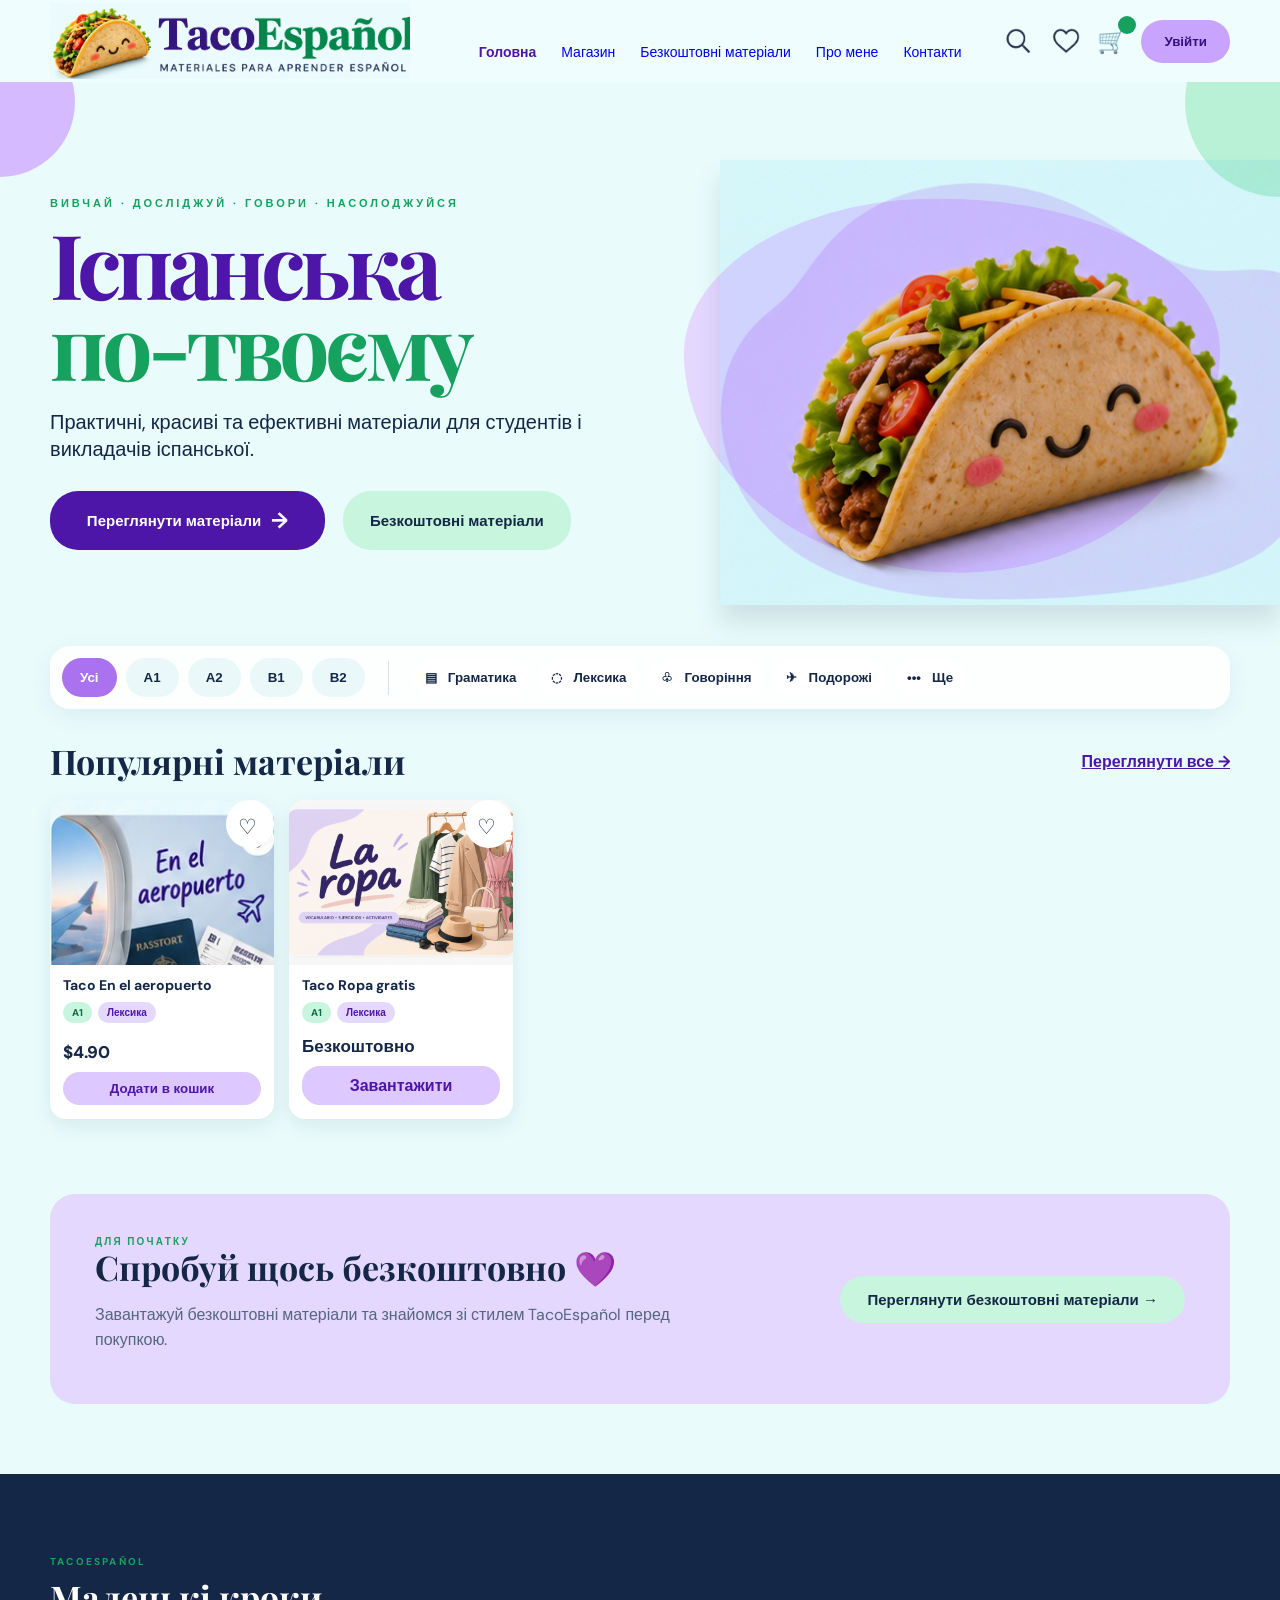
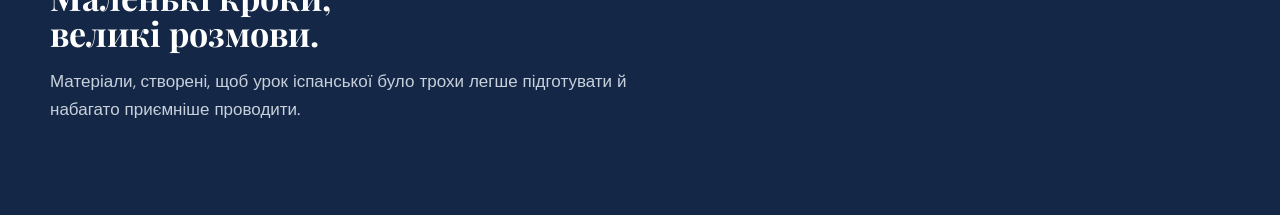
<file: index.html>
<!doctype html>
<html lang="uk">
<head>
  <meta charset="UTF-8">
  <meta name="viewport" content="width=device-width, initial-scale=1.0">
  <title>TacoEspañol — матеріали для вивчення іспанської</title>
  <link rel="stylesheet" href="styles.css">
</head>
<body>
  <header class="site-header">
    <div class="container nav">
      <a class="brand" href="#">
        <img src="assets/taco-mascot.png" alt="TacoEspañol taco" class="brand-taco">
        <span class="brand-name"><b>Taco</b><strong>Español</strong><small>MATERIALES PARA APRENDER ESPAÑOL</small></span>
      </a>
      <nav class="desktop-nav">
        <a class="active" href="#">Головна</a><a href="#shop">Магазин</a><a href="#free">Безкоштовні матеріали</a><a href="#about">Про мене</a><a href="#contact">Контакти</a>
      </nav>
      <div class="actions">
        <button aria-label="Buscar" class="icon-btn">⌕</button>
        <button aria-label="Favoritos" class="icon-btn" onclick="showToast('Обране 💜')">♡</button>
        <button aria-label="Carrito" class="icon-btn cart-btn" onclick="openCart()">🛒<span id="cartCount"></span></button>
        <button class="login">Увійти</button>
      </div>
    </div>
  </header>

  <main>
    <section class="hero">
      <div class="blob blob-purple"></div><div class="blob blob-mint"></div>
      <div class="container hero-grid">
        <div class="hero-copy">
          <div class="kicker">ВИВЧАЙ · ДОСЛІДЖУЙ · ГОВОРИ · НАСОЛОДЖУЙСЯ</div>
          <h1>Іспанська<br><em>по-твоєму</em></h1>
          <p>Практичні, красиві та ефективні матеріали для студентів і викладачів іспанської.</p>
          <div class="hero-buttons">
            <a class="btn primary" href="#shop">Переглянути матеріали <span>→</span></a>
            <a class="btn secondary" href="#free">Безкоштовні матеріали</a>
          </div>
        </div>
        <div class="hero-art">
          <div class="taco-bg"></div>
          <img src="assets/taco-mascot.png" alt="Taco sonriente" class="hero-taco">
        </div>
      </div>
    </section>

    <section class="filters-wrap" id="shop">
      <div class="container">
        <div class="filters">
          <button class="filter active" data-filter="all">Усі</button>
          <button class="filter" data-filter="A1">A1</button><button class="filter" data-filter="A2">A2</button>
          <button class="filter" data-filter="B1">B1</button><button class="filter" data-filter="B2">B2</button>
          <i></i>
          <button class="filter topic" data-filter="Граматика">▤ &nbsp; Граматика</button>
          <button class="filter topic" data-filter="Лексика">◌ &nbsp; Лексика</button>
          <button class="filter topic" data-filter="Говоріння">♧ &nbsp; Говоріння</button>
          <button class="filter topic" data-filter="Подорожі">✈ &nbsp; Подорожі</button>
          <button class="filter topic" data-filter="Ще">••• &nbsp; Ще</button>
        </div>
      </div>
    </section>

    <section class="popular">
      <div class="container">
        <div class="section-title"><h2>Популярні матеріали</h2><a href="#shop">Переглянути все →</a></div>
        <div class="products" id="products"></div>
      </div>
    </section>

    <section class="free-section" id="free">
      <div class="container free-box">
        <div><span class="mini-label">ДЛЯ ПОЧАТКУ</span><h2>Спробуй щось безкоштовно 💜</h2><p>Завантажуй безкоштовні матеріали та знайомся зі стилем TacoEspañol перед покупкою.</p></div>
        <button class="btn secondary" onclick="showFree()">Переглянути безкоштовні матеріали →</button>
      </div>
    </section>

    <section class="about" id="about">
      <div class="container"><span class="mini-label">TACOESPAÑOL</span><h2>Маленькі кроки,<br>великі розмови.</h2><p>Матеріали, створені, щоб урок іспанської було трохи легше підготувати й набагато приємніше проводити.</p></div>
    </section>
  </main>

  <div class="toast" id="toast"></div>

<div class="cart-modal" id="cartModal">
  <div class="cart-overlay" onclick="closeCart()"></div>

  <div class="cart-panel">
    <button class="cart-close" onclick="closeCart()">×</button>

    <h2>Твій кошик 🛒</h2>

    <div id="cartItems"></div>

    <div class="cart-empty" id="cartEmpty">
      Тут поки порожньо 💜
    </div>

    <div class="cart-total">
      <span>Разом:</span>
      <strong id="cartTotal">$0.00</strong>
    </div>

    <button class="cart-checkout" onclick="openCheckout()">
      Оформити замовлення →
    </button>
  </div>
</div>
<div class="checkout-modal" id="checkoutModal">
  <div class="checkout-overlay" onclick="closeCheckout()"></div>

  <div class="checkout-panel">
    <button class="checkout-close" onclick="closeCheckout()">×</button>

    <span class="mini-label">TACOESPAÑOL</span>
    <h2>Оформлення замовлення</h2>

    <p class="checkout-note">
      Залиш свої дані — і ми підготуємо матеріали для тебе 💜
    </p>

    <label>
      Ім'я
      <input type="text" id="checkoutName" placeholder="Твоє ім'я">
    </label>

    <label>
      Email
      <input type="email" id="checkoutEmail" placeholder="you@example.com">
    </label>

    <div class="checkout-summary">
      <h3>Твої матеріали</h3>
      <div id="checkoutItems"></div>

      <div class="checkout-total">
        <span>Разом:</span>
        <strong id="checkoutTotal">$0.00</strong>
      </div>
    </div>

    <button class="checkout-submit" onclick="submitCheckout()">
      Перейти до оплати →
    </button>
  </div>
</div>
<div class="free-modal" id="freeModal">
  <div class="free-overlay" onclick="closeFree()"></div>

  <div class="free-panel">
    <button class="free-close" onclick="closeFree()" aria-label="Закрити">×</button>
    <span class="mini-label">TACOESPAÑOL</span>
    <h2>Безкоштовні матеріали</h2>
    <p>Завантажуй і використовуй для своїх занять.</p>
    <a class="free-file" href="assets/taco-ropa-gratis-material.pdf" download>
      <span class="free-file-icon">↓</span>
      <span><strong>Taco Ropa gratis</strong><small>Лексика одягу · A1</small></span>
      <span class="free-file-action">Завантажити</span>
    </a>
  </div>
</div>
<script src="app.js"></script>
</body>
</html>
</file>
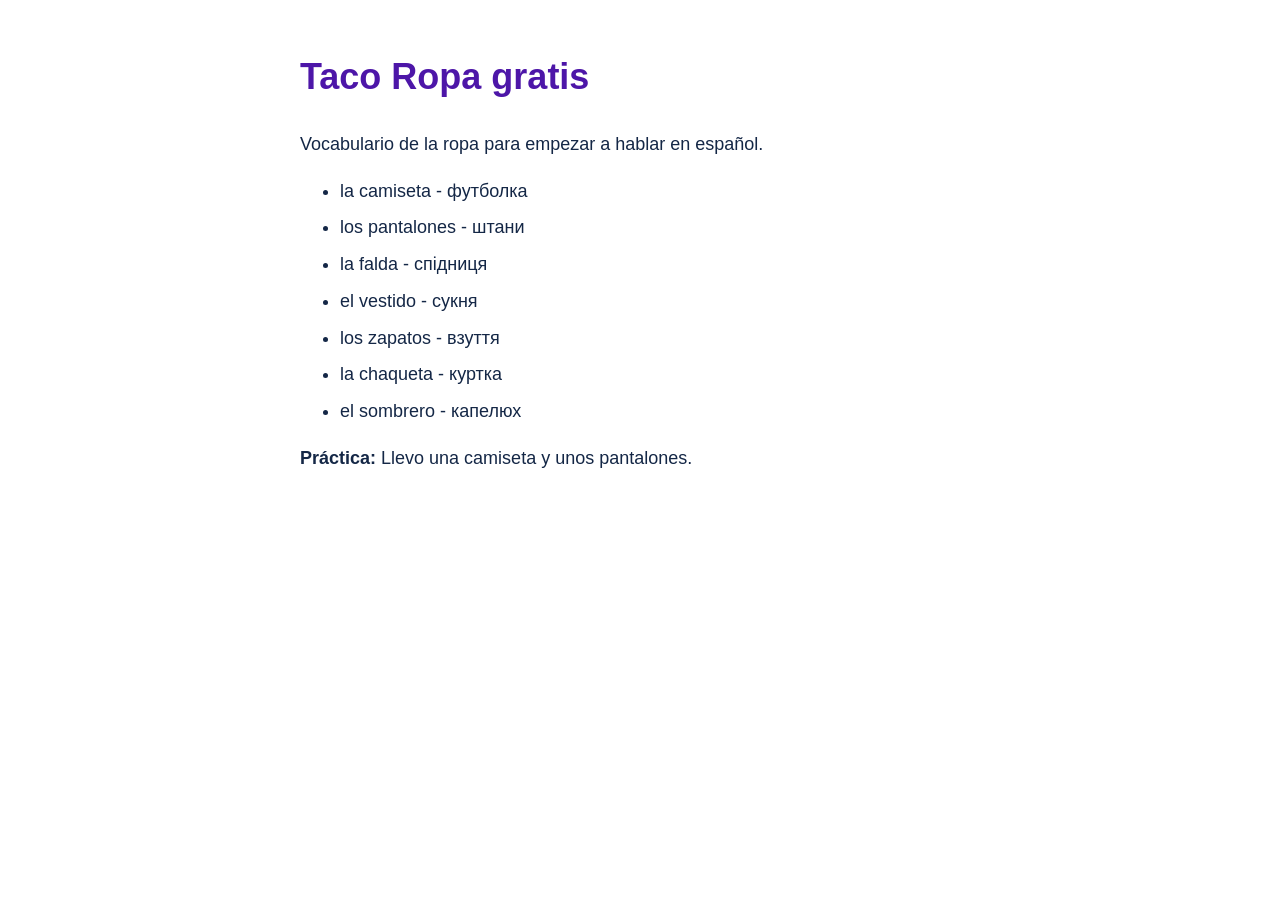
<file: assets/taco-ropa-gratis.html>
<!doctype html>
<html lang="es">
<head>
  <meta charset="UTF-8">
  <title>Taco Ropa gratis</title>
  <style>
    body { max-width: 680px; margin: 48px auto; padding: 0 24px; color: #142746; font: 18px/1.6 Arial, sans-serif; }
    h1 { color: #4d16a8; }
    li { margin: 8px 0; }
  </style>
</head>
<body>
  <h1>Taco Ropa gratis</h1>
  <p>Vocabulario de la ropa para empezar a hablar en espa&ntilde;ol.</p>
  <ul>
    <li>la camiseta - футболка</li>
    <li>los pantalones - штани</li>
    <li>la falda - спідниця</li>
    <li>el vestido - сукня</li>
    <li>los zapatos - взуття</li>
    <li>la chaqueta - куртка</li>
    <li>el sombrero - капелюх</li>
  </ul>
  <p><strong>Pr&aacute;ctica:</strong> Llevo una camiseta y unos pantalones.</p>
</body>
</html>
</file>
<file: styles.css>
@import url('https://fonts.googleapis.com/css2?family=DM+Sans:wght@400;500;600;700&family=Playfair+Display:wght@600;700&display=swap');

:root{
  --purple:#4d16a8;
  --purple2:#7433c7;
  --green:#16a15f;
  --navy:#142746;
  --aqua:#e9fbfb;
  --mint:#c8f5de;
  --lav:#e4d8ff;
  --white:#fff;
  --line:#dfeaf0;
}

*{box-sizing:border-box}

html{
  scroll-behavior:smooth;
  max-width:100%;
  overflow-x:hidden;
}

body{
  margin:0;
  background:var(--aqua);
  color:var(--navy);
  font-family:"DM Sans",Arial,sans-serif;
  max-width:100%;
  overflow-x:hidden;
}

.container{
  width:min(1180px,calc(100% - 64px));
  margin:auto;
}

.site-header{
  height:82px;
  background:rgba(239,253,254,.92);
  backdrop-filter:blur(12px);
  position:sticky;
  top:0;
  z-index:20;
}

.nav{
  height:100%;
  display:flex;
  align-items:center;
  justify-content:space-between;
  gap:24px;
}

.brand{
  width:390px;
  min-width:390px;
  height:76px;
  display:flex;
  align-items:center;
  background:url("assets/tacoespanol-logo-cropped.png") left center/contain no-repeat;
}

.brand-taco,
.brand-name{
  display:none!important;
}

.desktop-nav{
  display:flex;
  gap:25px;
  align-items:center;
  font-size:14px;
}

.desktop-nav a{
  padding:30px 0 8px;
  border-bottom:0;
  text-decoration:none;
}

.desktop-nav a:hover,
.desktop-nav a:focus,
.desktop-nav a:visited{
  text-decoration:none;
}

.desktop-nav a.active{
  color:var(--purple);
  font-weight:700;
  text-decoration:none;
  border-bottom:0;
}

.actions{
  display:flex;
  align-items:center;
  gap:11px;
}

.icon-btn{
  border:0;
  background:none;
  color:var(--navy);
  font-size:27px;
  cursor:pointer;
  position:relative;
}

.actions .icon-btn:first-child,
.actions .icon-btn:nth-child(2){
  width:36px;
  height:36px;
  padding:0;
  font-size:0;
  line-height:0;
  display:grid;
  place-items:center;
  background-repeat:no-repeat;
  background-position:center;
  background-size:29px 29px;
  transform:none;
}

.actions .icon-btn:first-child{
  background-image:url("assets/search-reference.png");
}

.actions .icon-btn:nth-child(2){
  background-image:url("assets/heart-reference.png");
}

.cart-btn{
  font-size:24px;
  width:36px;
  height:36px;
  padding:0;
}

.cart-btn span{
  position:absolute;
  right:-6px;
  top:-7px;
  background:var(--green);
  color:white;
  width:18px;
  height:18px;
  border-radius:50%;
  font-size:10px;
  display:grid;
  place-items:center;
}

.login{
  border:0;
  background:#c8a4ff;
  color:#351080;
  border-radius:28px;
  padding:14px 23px;
  font-weight:700;
  cursor:pointer;
}

.hero{
  position:relative;
  overflow:hidden;
  padding:76px 0 58px;
  min-height:535px;
}

.hero-grid{
  display:grid;
  grid-template-columns:1.05fr .95fr;
  align-items:center;
  min-height:430px;
}

.kicker{
  font-size:11px;
  letter-spacing:.27em;
  font-weight:700;
  color:var(--green);
  margin-bottom:13px;
}

.hero h1{
  font:700 clamp(62px,7vw,92px)/.9 "Playfair Display",Georgia,serif;
  letter-spacing:-.055em;
  margin:0;
  color:var(--purple);
}

.hero h1 em{
  font-style:normal;
  color:var(--green);
}

.hero-copy>p{
  font-size:20px;
  line-height:1.35;
  margin:25px 0 28px;
}

.hero-buttons{
  display:flex;
  gap:18px;
}

.btn{
  display:inline-flex;
  align-items:center;
  justify-content:center;
  border:0;
  border-radius:28px;
  padding:15px 27px;
  font-weight:700;
  font-size:15px;
  cursor:pointer;
  text-decoration:none;
}

.btn.primary{
  background:var(--purple);
  color:white;
  min-width:275px;
}

.btn.primary span{
  margin-left:10px;
  font-size:22px;
}

.btn.secondary{
  background:var(--mint);
  color:var(--navy);
  min-width:220px;
}

.hero-art{
  height:420px;
  position:relative;
}

.taco-bg{
  position:absolute;
  inset:35px 10px 10px 15px;
  background:var(--lav);
  border-radius:45% 55% 48% 52% / 40% 42% 58% 60%;
  transform:rotate(-2deg);
}

.hero-taco{
  position:absolute;
  width:590px;
  height:445px;
  object-fit:cover;
  object-position:center;
  right:-50px;
  top:-3px;
  mix-blend-mode:multiply;
  filter:drop-shadow(0 18px 12px rgba(20,39,70,.12));
}

.blob{
  position:absolute;
  border-radius:50%;
  filter:blur(.2px);
  pointer-events:none;
}

.blob-purple{
  width:150px;
  height:150px;
  background:#d5baff;
  left:-75px;
  top:-55px;
}

.blob-mint{
  width:190px;
  height:190px;
  background:#b9f1d7;
  right:-95px;
  top:-75px;
}

.filters-wrap{
  position:relative;
  z-index:5;
}

.filters{
  background:rgba(255,255,255,.92);
  border-radius:20px;
  padding:12px;
  display:flex;
  gap:9px;
  align-items:center;
  box-shadow:0 7px 25px rgba(20,39,70,.06);
}

.filters i{
  height:34px;
  width:1px;
  background:#d7e1e7;
  margin:0 14px;
}

.filter{
  border:0;
  background:#eaf8fa;
  color:var(--navy);
  border-radius:24px;
  padding:12px 18px;
  font-weight:600;
  cursor:pointer;
  white-space:nowrap;
}

.filter.active{
  background:#aa72ee;
  color:#fff;
}

.filter.topic{
  background:white;
  padding-left:13px;
  padding-right:13px;
}

.popular{
  padding:35px 0 75px;
}

.section-title{
  display:flex;
  align-items:center;
  justify-content:space-between;
  margin-bottom:20px;
}

.section-title h2,
.free-box h2,
.about h2{
  font:700 34px/1.05 "Playfair Display",Georgia,serif;
  margin:0;
  color:var(--navy);
}

.section-title a{
  color:var(--purple);
  font-weight:700;
}

.products{
  display:grid;
  grid-template-columns:repeat(5,1fr);
  gap:15px;
}

.product{
  background:white;
  border-radius:16px;
  overflow:hidden;
  box-shadow:0 7px 20px rgba(20,39,70,.08);
  display:flex;
  flex-direction:column;
}

.product-cover{
  height:165px;
  position:relative;
  background:#eee;
  overflow:hidden;
}

.product-cover::before{
  content:"";
  position:absolute;
  z-index:1;
  top:0;
  right:0;
  width:48px;
  height:48px;
  border-radius:50%;
  background:#fff;
}

.product-cover img{
  width:100%;
  height:100%;
  object-fit:cover;
}

.cover-title{
  position:absolute;
  left:50%;
  top:22px;
  z-index:2;
  transform:translateX(-50%) rotate(-4deg);
  color:var(--purple);
  font:700 29px/1 "Playfair Display",Georgia,serif;
  white-space:nowrap;
  text-shadow:0 1px 0 rgba(255,255,255,.65);
}

.heart{
  position:absolute;
  right:10px;
  top:10px;
  z-index:2;
  width:34px;
  height:34px;
  border:0;
  border-radius:50%;
  background:white;
  color:var(--navy);
  font-size:21px;
  cursor:pointer;
}

.product-body{
  padding:12px 13px 14px;
  display:flex;
  flex-direction:column;
  flex:1;
}

.product h3{
  font-size:14px;
  margin:0 0 8px;
  line-height:1.25;
}

.tags{
  display:flex;
  gap:6px;
  flex-wrap:wrap;
}

.tag{
  background:var(--mint);
  color:#126b45;
  border-radius:12px;
  padding:4px 9px;
  font-size:10px;
  font-weight:700;
}

.tag.topic{
  background:var(--lav);
  color:var(--purple);
}

.product-foot{
  margin-top:auto;
}

.price{
  font-size:17px;
  font-weight:800;
  margin:12px 0 9px;
}

.add{
  width:100%;
  border:0;
  border-radius:18px;
  background:#ddc8ff;
  color:var(--purple);
  font-weight:700;
  padding:9px;
  cursor:pointer;
}

.add:hover{
  background:#cdb0ff;
}

.free-download{
  display:flex;
  align-items:center;
  justify-content:center;
  text-decoration:none;
}

.free-section{
  padding:0 0 70px;
}

.free-box{
  background:var(--lav);
  border-radius:25px;
  padding:35px 45px;
  display:flex;
  align-items:center;
  justify-content:space-between;
  gap:30px;
}

.mini-label{
  font-size:10px;
  letter-spacing:.22em;
  font-weight:800;
  color:var(--green);
}

.free-box p,
.about p{
  color:#56667c;
  line-height:1.6;
  max-width:600px;
}

.about{
  background:var(--navy);
  color:white;
  padding:75px 0;
}

.about h2{
  color:white;
  margin-top:10px;
}

.about p{
  color:#c8d1dc;
  font-size:17px;
}

.toast{
  position:fixed;
  bottom:25px;
  left:50%;
  transform:translate(-50%,20px);
  background:var(--navy);
  color:white;
  padding:13px 20px;
  border-radius:12px;
  opacity:0;
  pointer-events:none;
  transition:.25s;
  z-index:50;
}

.toast.show{
  opacity:1;
  transform:translate(-50%,0);
}

.free-modal,
.free-overlay{
  position:fixed;
  inset:0;
}

.free-modal{
  display:none;
  z-index:40;
}

.free-modal.show{
  display:block;
}

.free-overlay{
  background:rgba(20,39,70,.45);
}

.free-panel{
  position:relative;
  width:min(520px,calc(100% - 32px));
  margin:12vh auto 0;
  padding:34px;
  background:white;
  border-radius:20px;
  box-shadow:0 20px 60px rgba(20,39,70,.2);
}

.free-panel h2{
  margin:9px 0 6px;
  font:700 32px/1.1 "Playfair Display",Georgia,serif;
  color:var(--navy);
}

.free-panel p{
  margin:0 0 22px;
  color:#56667c;
}

.free-close{
  position:absolute;
  top:14px;
  right:16px;
  border:0;
  background:none;
  color:var(--navy);
  font-size:28px;
  cursor:pointer;
}

.free-file{
  display:flex;
  align-items:center;
  gap:12px;
  padding:14px;
  border:1px solid var(--line);
  border-radius:14px;
  color:var(--navy);
  text-decoration:none;
}

.free-file-icon{
  width:38px;
  height:38px;
  display:grid;
  place-items:center;
  border-radius:10px;
  background:var(--mint);
  color:#126b45;
  font-size:22px;
  font-weight:700;
}

.free-file strong,
.free-file small{
  display:block;
}

.free-file small{
  margin-top:3px;
  color:#56667c;
}

.free-file-action{
  margin-left:auto;
  color:var(--purple);
  font-size:13px;
  font-weight:700;
}

/* Tablet */
@media(max-width:1050px){
  .desktop-nav{
    display:none;
  }

  .brand{
    width:300px;
    min-width:300px;
  }

  .products{
    grid-template-columns:repeat(3,1fr);
  }

  .hero-taco{
    width:500px;
    right:-50px;
  }

  .hero-grid{
    grid-template-columns:1fr 1fr;
  }

  .filters{
    overflow-x:auto;
  }

  .filters i{
    display:none;
  }
}

/* Mobile */
@media(max-width:700px){

  .container{
    width:calc(100% - 32px);
    max-width:100%;
  }

  .site-header{
    height:64px;
    overflow:hidden;
  }

  .nav{
    width:100%;
    gap:7px;
    padding:0 16px;
  }

  .brand{
    width:190px;
    min-width:0;
    max-width:calc(100vw - 125px);
    height:52px;
    flex:1 1 auto;
    background-size:100% auto;
    background-position:left center;
  }

  .actions{
    gap:5px;
    flex:0 0 auto;
  }

  .actions .icon-btn:first-child,
  .actions .icon-btn:nth-child(2){
    display:none;
  }

  .cart-btn{
    width:34px;
    min-width:34px;
    height:36px;
    font-size:18px;
    padding:0;
  }

  .cart-btn span{
    right:-2px;
    top:-3px;
  }

  .login{
    padding:9px 13px;
    font-size:12px;
    white-space:nowrap;
  }

  /* Hero */
  .hero{
    padding:30px 0 14px;
    min-height:0;
  }

  .hero-grid{
    display:flex;
    flex-direction:column;
    min-height:0;
    width:100%;
  }

  .hero-copy{
    width:100%;
    min-width:0;
    position:relative;
    z-index:2;
  }

  .kicker{
    font-size:8px;
    letter-spacing:.14em;
    line-height:1.55;
    margin-bottom:10px;
    max-width:100%;
  }

  .hero h1{
    font-size:50px;
    line-height:.92;
    letter-spacing:-.045em;
    max-width:100%;
  }

  .hero-copy>p{
    font-size:16px;
    line-height:1.42;
    margin:18px 0 21px;
    max-width:100%;
  }

  .hero-copy>p br{
    display:none;
  }

  .hero-buttons{
    width:100%;
    flex-direction:column;
    gap:10px;
  }

  .btn{
    width:100%;
    min-width:0;
    min-height:48px;
    padding:13px 16px;
  }

  .btn.primary,
  .btn.secondary{
    width:100%;
    min-width:0;
  }

  .hero-art{
    height:220px;
    width:100%;
    max-width:100%;
    margin-top:5px;
    overflow:hidden;
  }

  .taco-bg{
    inset:20px 7% 5px;
  }

  .hero-taco{
    width:92%;
    max-width:300px;
    height:auto;
    aspect-ratio:605/455;
    right:50%;
    top:0;
    transform:translateX(50%);
    object-fit:contain;
  }

  .blob-purple{
    width:100px;
    height:100px;
    left:-55px;
    top:-30px;
  }

  .blob-mint{
    width:120px;
    height:120px;
    right:-65px;
    top:-30px;
  }

  /* Filters */
  .filters-wrap{
    max-width:100%;
    overflow:hidden;
  }

  .filters{
    width:100%;
    max-width:100%;
    border-radius:15px;
    padding:8px;
    gap:7px;
    overflow-x:auto;
    overflow-y:hidden;
    -webkit-overflow-scrolling:touch;
    scrollbar-width:none;
  }

  .filters::-webkit-scrollbar{
    display:none;
  }

  .filter{
    padding:10px 15px;
    font-size:13px;
    flex:0 0 auto;
  }

  .filter.topic{
    padding-left:13px;
    padding-right:13px;
  }

  .filters i{
    display:none;
  }

  /* Popular */
  .popular{
    padding:27px 0 46px;
  }

  .section-title{
    width:100%;
    min-width:0;
    gap:12px;
    margin-bottom:15px;
    align-items:flex-end;
  }

  .section-title h2{
    font-size:27px;
    line-height:1.05;
  }

  .section-title a{
    font-size:12px;
    white-space:nowrap;
  }

  .products{
    width:100%;
    grid-template-columns:repeat(2,minmax(0,1fr));
    gap:11px;
  }

  .product{
    min-width:0;
    border-radius:14px;
  }

  .product-cover{
    height:145px;
  }

  .heart{
    right:7px;
    top:7px;
    width:31px;
    height:31px;
    font-size:19px;
  }

  .product-body{
    min-width:0;
    padding:10px 10px 11px;
  }

  .product h3{
    font-size:12px;
    line-height:1.3;
    margin-bottom:7px;
  }

  .tags{
    gap:4px;
  }

  .tag{
    font-size:9px;
    padding:4px 7px;
  }

  .price{
    font-size:15px;
    margin:10px 0 7px;
  }

  .add{
    font-size:11px;
    padding:9px 5px;
    border-radius:16px;
  }

  /* Free materials */
  .free-section{
    width:100%;
    overflow:hidden;
    padding:0 0 48px;
  }

  .free-box{
    width:100%;
    min-width:0;
    padding:25px 21px;
    border-radius:20px;
    gap:17px;
    flex-direction:column;
    align-items:flex-start;
  }

  .free-box>div{
    min-width:0;
    width:100%;
  }

  .free-box h2{
    font-size:27px;
    line-height:1.05;
    margin:8px 0 0;
  }

  .free-box p{
    font-size:14px;
    line-height:1.5;
  }

  .free-box .btn{
    width:100%;
    min-width:0;
  }

  /* About */
  .about{
    width:100%;
    overflow:hidden;
    padding:52px 0;
    scroll-margin-top:64px;
  }

  .about h2{
    font-size:31px;
    line-height:1.05;
  }

  .about p{
    font-size:15px;
    line-height:1.55;
  }

  /* Anchors don't hide under sticky header */
  #shop,
  #free,
  #about{
    scroll-margin-top:76px;
  }
}

/* Very small phones */
@media(max-width:390px){

  .nav{
    padding:0 12px;
  }

  .brand{
    max-width:calc(100vw - 112px);
    height:49px;
  }

  .login{
    padding:8px 10px;
    font-size:11px;
  }

  .hero{
    padding-top:28px;
  }

  .hero h1{
    font-size:45px;
  }

  .hero-art{
    height:220px;
  }

  .hero-taco{
    width:min(330px,100%);
  }

  .products{
    grid-template-columns:1fr;
  }

  .product-cover{
    height:185px;
  }

  .section-title{
    align-items:center;
  }

  .section-title a{
    font-size:11px;
  }
}

/* Prevent any accidental horizontal overflow */
img,
svg,
video{
  max-width:100%;
}

@media (max-width:700px){
  .hero-grid,
  .filters-wrap .container,
  .popular .container,
  .free-section .container,
  .about .container{
    width:calc(100% - 44px);
    margin-left:22px;
    margin-right:22px;
  }

  .hero-copy,
  .hero-art{
    width:100%;
  }
}
.cart-modal{
  position:fixed;
  inset:0;
  z-index:100;
  display:none;
}

.cart-modal.show{
  display:block;
}

.cart-overlay{
  position:absolute;
  inset:0;
  background:rgba(20,39,70,.45);
  backdrop-filter:blur(4px);
}

.cart-panel{
  position:absolute;
  top:0;
  right:0;
  width:min(430px,100%);
  height:100%;
  background:white;
  padding:35px 28px;
  box-shadow:-10px 0 30px rgba(20,39,70,.15);
  overflow-y:auto;
}

.cart-close{
  position:absolute;
  top:18px;
  right:20px;
  width:40px;
  height:40px;
  border:0;
  border-radius:50%;
  background:var(--lav);
  color:var(--navy);
  font-size:28px;
  cursor:pointer;
}

.cart-panel h2{
  font:700 32px/1.1 "Playfair Display",Georgia,serif;
  margin:20px 45px 30px 0;
  color:var(--navy);
}

.cart-empty{
  padding:35px 15px;
  text-align:center;
  color:#68778b;
}

.cart-total{
  display:flex;
  justify-content:space-between;
  align-items:center;
  margin-top:25px;
  padding-top:20px;
  border-top:1px solid var(--line);
  font-size:18px;
}

.cart-checkout{
  width:100%;
  margin-top:20px;
  padding:14px;
  border:0;
  border-radius:25px;
  background:var(--purple);
  color:white;
  font-weight:700;
  font-size:15px;
  cursor:pointer;
}
.cart-item{
  display:flex;
  align-items:center;
  justify-content:space-between;
  gap:15px;
  padding:14px 0;
  border-bottom:1px solid var(--line);
  font-size:15px;
  font-weight:600;
}

.cart-item span{
  flex:1;
  line-height:1.35;
}

.cart-item button{
  flex:0 0 32px;
  width:32px;
  height:32px;
  border:0;
  border-radius:50%;
  background:var(--lav);
  color:var(--purple);
  font-size:20px;
  line-height:1;
  cursor:pointer;
}
.checkout-modal{
  position:fixed;
  inset:0;
  z-index:110;
  display:none;
}

.checkout-modal.show{
  display:block;
}

.checkout-overlay{
  position:absolute;
  inset:0;
  background:rgba(20,39,70,.45);
  backdrop-filter:blur(4px);
}

.checkout-panel{
  position:absolute;
  top:0;
  right:0;
  width:min(430px,100%);
  height:100%;
  background:white;
  padding:35px 28px;
  box-shadow:-10px 0 30px rgba(20,39,70,.15);
  overflow-y:auto;
}

.checkout-close{
  position:absolute;
  top:18px;
  right:20px;
  width:40px;
  height:40px;
  border:0;
  border-radius:50%;
  background:var(--lav);
  color:var(--navy);
  font-size:28px;
  cursor:pointer;
}

.checkout-panel h2{
  font:700 32px/1.1 "Playfair Display",Georgia,serif;
  margin:20px 45px 10px 0;
  color:var(--navy);
}

.checkout-note{
  color:#68778b;
  line-height:1.5;
  margin:0 0 25px;
}

.checkout-panel label{
  display:block;
  margin-bottom:17px;
  font-size:13px;
  font-weight:700;
}

.checkout-panel input{
  display:block;
  width:100%;
  margin-top:7px;
  padding:13px 14px;
  border:1px solid var(--line);
  border-radius:12px;
  font:inherit;
  color:var(--navy);
  outline:none;
}

.checkout-panel input:focus{
  border-color:#aa72ee;
}

.checkout-summary{
  margin-top:25px;
  padding:20px;
  background:#f7f4ff;
  border-radius:18px;
}

.checkout-summary h3{
  margin:0 0 10px;
  font-size:16px;
}

.checkout-total{
  display:flex;
  justify-content:space-between;
  margin-top:15px;
  padding-top:15px;
  border-top:1px solid var(--line);
  font-size:17px;
}

.checkout-submit{
  width:100%;
  margin-top:20px;
  padding:14px;
  border:0;
  border-radius:25px;
  background:var(--purple);
  color:white;
  font-weight:700;
  font-size:15px;
  cursor:pointer;
}
</file>
